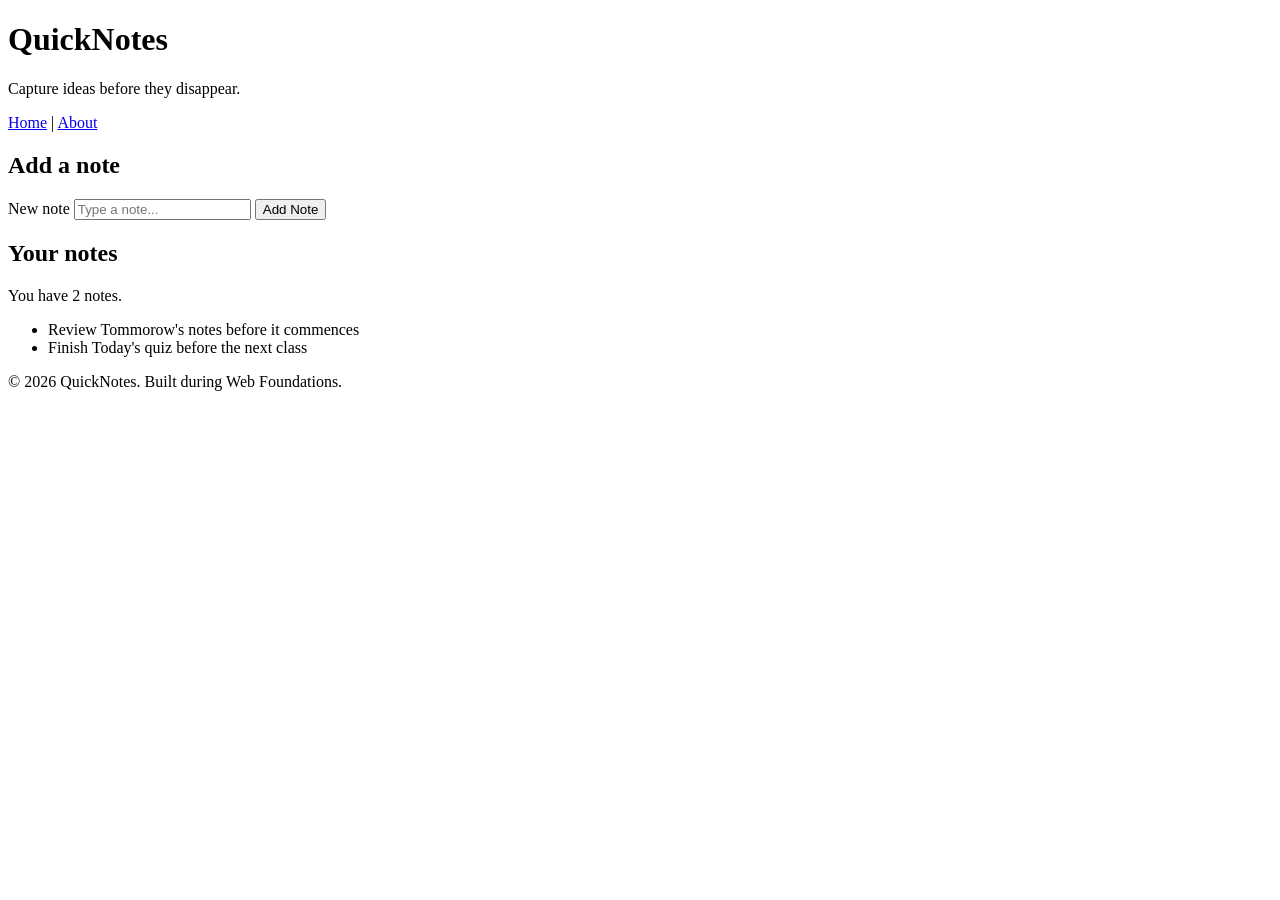
<file: day1/index.html>
<!DOCTYPE html>
<html lang="en">
  <head>
    <meta charset="UTF-8" />
    <meta name="viewport" content="width=device-width, initial-scale=1.0" />
    <title>QuickNotes - Home</title>
  </head>
  <body>
    <header>
      <h1>QuickNotes</h1>
      <p>Capture ideas before they disappear.</p>
      <nav>
        <a href="index.html">Home</a>
        <span class="divider">|</span>
        <a href="about.html">About</a>
      </nav>
    </header>
 
    <main>
      <section>
        <h2>Add a note</h2>
        <form id="note-form">
          <label for="note-input">New note</label>
          <input type="text" id="note-input" placeholder="Type a note..." required />
          <button type="submit">Add Note</button>
        </form>
      </section>
 
      <section>
        <h2>Your notes</h2>
        <p id="note-count">You have 2 notes.</p>
        <ul id="notes-list">
          <li>Review Tommorow's notes before it commences</li>
          <li>Finish Today's quiz before the next class</li>
        </ul>
      </section>
    </main>
 
    <footer>
      <p>&copy; 2026 QuickNotes. Built during Web Foundations.</p>
    </footer>
  </body>
</html>
</file>
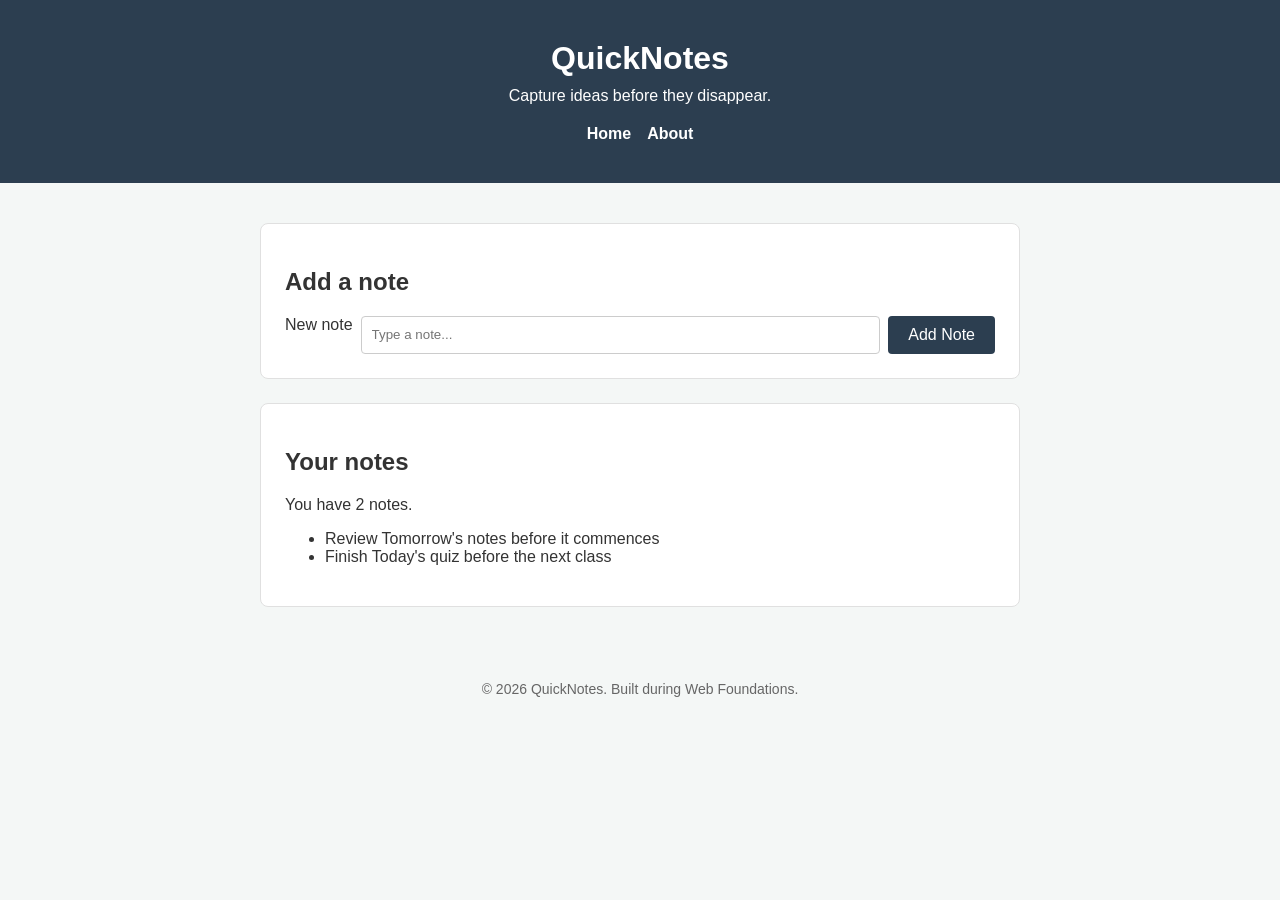
<file: day2/index.html>
<!DOCTYPE html>
<html lang="en">
  <head>
    <meta charset="UTF-8" />
    <meta name="viewport" content="width=device-width, initial-scale=1.0" />
    <title>QuickNotes - Home</title>
    <link rel="stylesheet" href="style.css" />
  </head>
  <body>
    <header>
      <h1>QuickNotes</h1>
      <p>Capture ideas before they disappear.</p>
      <nav>
        <a href="index.html">Home</a>
        <a href="about.html">About</a>
      </nav>
    </header>

    <main>
      <section>
        <h2>Add a note</h2>
        <form id="note-form">
          <label for="note-input" class="visually-hidden">New note</label>
          <input type="text" id="note-input" placeholder="Type a note..." required />
          <button type="submit">Add Note</button>
        </form>
      </section>

      <section>
        <h2>Your notes</h2>
        <p id="note-count">You have 2 notes.</p>
        <ul id="notes-list">
          <li>Review Tomorrow's notes before it commences</li>
          <li>Finish Today's quiz before the next class</li>
        </ul>
      </section>
    </main>

    <footer>
      <p>&copy; 2026 QuickNotes. Built during Web Foundations.</p>
    </footer>
  </body>
</html>
</file>
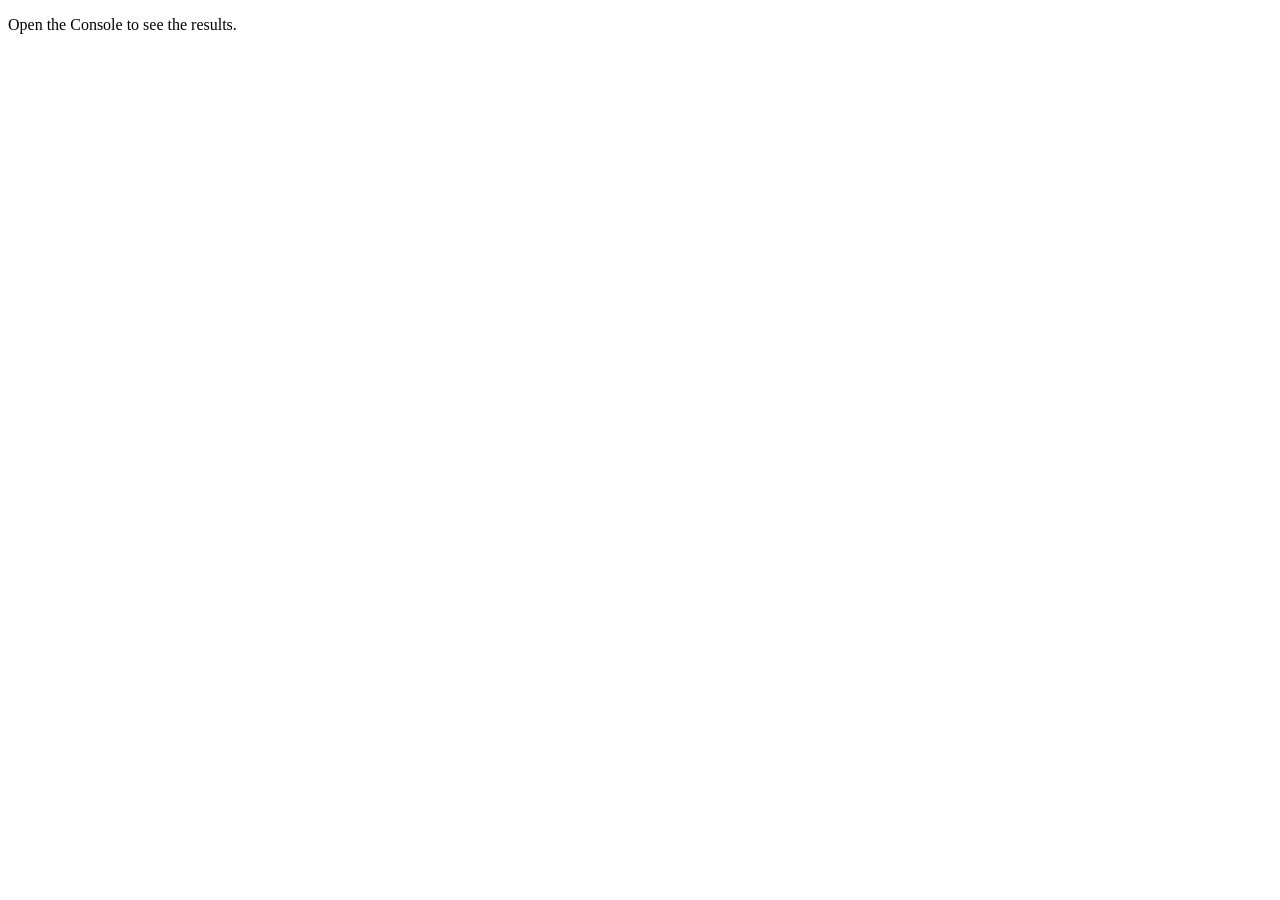
<file: day3/index.html>
<!DOCTYPE html>
<html lang="en">
<head>
  <meta charset="UTF-8">
  <meta name="viewport" content="width=device-width, initial-scale=1.0">
  <title>Notes Toolkit</title>
  <script src="script.js" defer></script>
</head>
<body>
  <p>Open the Console to see the results.</p>
</body>
</html>
</file>
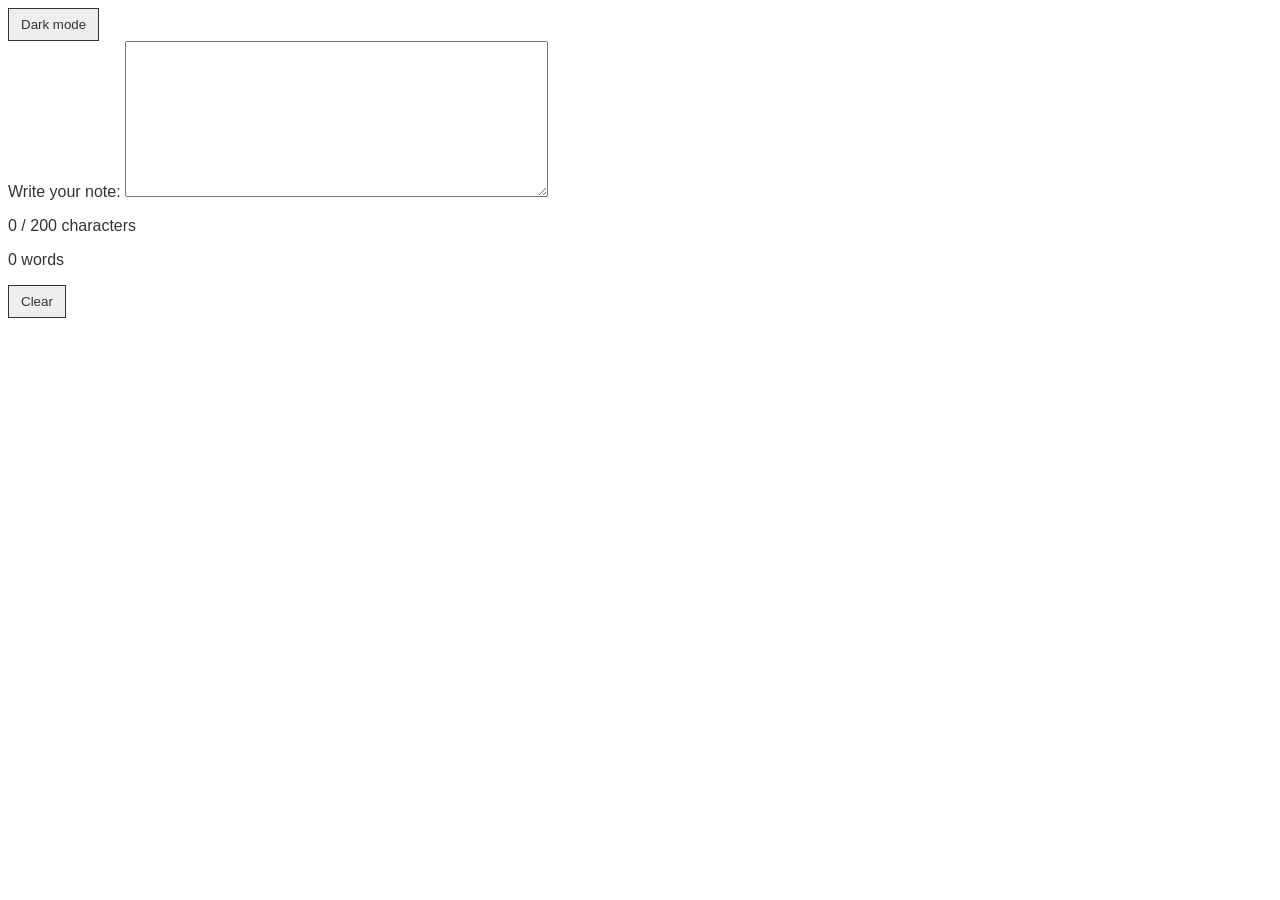
<file: day4/index.html>
<!DOCTYPE html>
<html lang="en">
<head>
  <meta charset="UTF-8">
  <meta name="viewport" content="width=device-width, initial-scale=1.0">
  <title>Live Character Counter</title>
  <link rel="stylesheet" href="style.css">
  <script src="script.js" defer></script>
</head>
<body>
  <header>
    <button id="theme-toggle">Dark mode</button>
  </header>
  
  <main>
    <label for="note-text">Write your note:</label>
    <textarea id="note-text" rows="10" cols="50"></textarea>
    
    <p id="char-count">0 / 200 characters</p>
    <p id="word-count">0 words</p>
    
    <button id="clear-btn">Clear</button>
  </main>
</body>
</html>
</file>
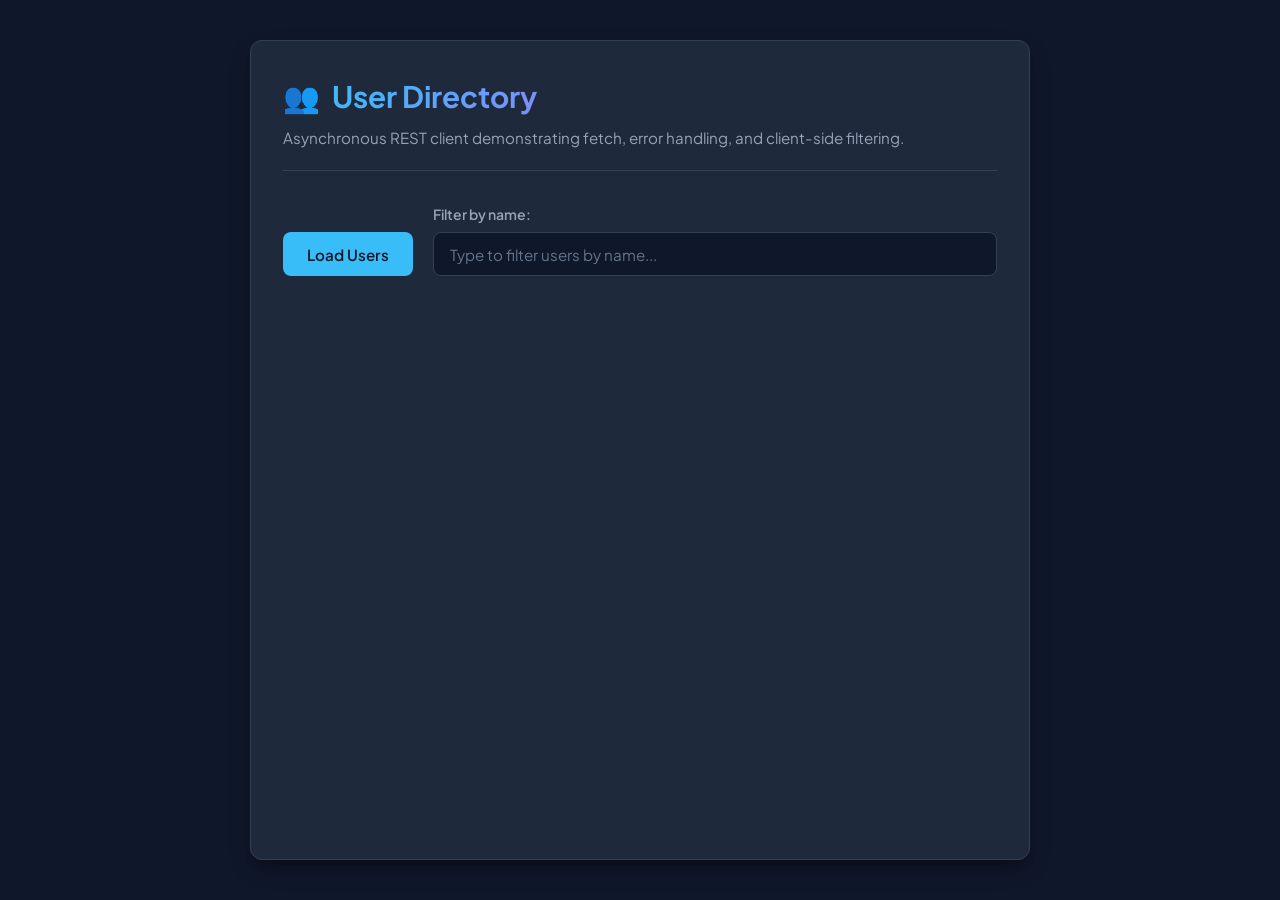
<file: day5/index.html>
<!DOCTYPE html>
<html lang="en">
<head>
  <meta charset="UTF-8">
  <meta name="viewport" content="width=device-width, initial-scale=1.0">
  <title>Day 5: User Directory & REST Client</title>
  <link rel="preconnect" href="https://fonts.googleapis.com">
  <link rel="preconnect" href="https://fonts.gstatic.com" crossorigin>
  <link href="https://fonts.googleapis.com/css2?family=Plus+Jakarta+Sans:wght@400;500;600;700&display=swap" rel="stylesheet">
  <script src="users.js" defer></script>
  <style>
    :root {
      --bg-color: #0f172a;
      --card-bg: #1e293b;
      --card-border: #334155;
      --primary: #38bdf8;
      --primary-hover: #0284c7;
      --primary-focus: rgba(56, 189, 248, 0.25);
      --text-main: #f8fafc;
      --text-muted: #94a3b8;
      --text-accent: #38bdf8;
      --success-bg: rgba(16, 185, 129, 0.15);
      --success-text: #34d399;
      --error-bg: rgba(239, 68, 68, 0.15);
      --error-text: #f87171;
      --loading-bg: rgba(56, 189, 248, 0.15);
      --loading-text: #38bdf8;
      --radius: 12px;
      --shadow: 0 10px 25px -5px rgba(0, 0, 0, 0.3), 0 8px 10px -6px rgba(0, 0, 0, 0.3);
    }

    * {
      box-sizing: border-box;
      margin: 0;
      padding: 0;
    }

    body {
      font-family: 'Plus Jakarta Sans', system-ui, -apple-system, BlinkMacSystemFont, 'Segoe UI', Roboto, sans-serif;
      background-color: var(--bg-color);
      color: var(--text-main);
      min-height: 100vh;
      padding: 2.5rem 1.25rem;
      display: flex;
      justify-content: center;
      line-height: 1.6;
    }

    .container {
      width: 100%;
      max-width: 780px;
      background-color: var(--card-bg);
      border: 1px solid var(--card-border);
      border-radius: var(--radius);
      padding: 2rem;
      box-shadow: var(--shadow);
    }

    header {
      margin-bottom: 2rem;
      border-bottom: 1px solid var(--card-border);
      padding-bottom: 1.25rem;
    }

    h1 {
      font-size: 1.85rem;
      font-weight: 700;
      color: var(--text-main);
      display: flex;
      align-items: center;
      gap: 0.75rem;
    }

    h1 span {
      background: linear-gradient(135deg, #38bdf8, #818cf8);
      -webkit-background-clip: text;
      -webkit-text-fill-color: transparent;
    }

    .subtitle {
      color: var(--text-muted);
      font-size: 0.95rem;
      margin-top: 0.35rem;
    }

    .controls-panel {
      display: grid;
      grid-template-columns: 1fr;
      gap: 1.25rem;
      margin-bottom: 1.5rem;
    }

    @media (min-width: 600px) {
      .controls-panel {
        grid-template-columns: auto 1fr;
        align-items: end;
      }
    }

    .btn-primary {
      background-color: var(--primary);
      color: #0f172a;
      border: none;
      font-family: inherit;
      font-size: 0.95rem;
      font-weight: 600;
      padding: 0.75rem 1.5rem;
      border-radius: 8px;
      cursor: pointer;
      transition: all 0.2s ease-in-out;
      display: inline-flex;
      align-items: center;
      justify-content: center;
      gap: 0.5rem;
      white-space: nowrap;
      height: 44px;
    }

    .btn-primary:hover:not(:disabled) {
      background-color: #7dd3fc;
      transform: translateY(-1px);
    }

    .btn-primary:active:not(:disabled) {
      transform: translateY(0);
    }

    .btn-primary:disabled {
      opacity: 0.6;
      cursor: not-allowed;
      filter: grayscale(30%);
    }

    .input-group {
      display: flex;
      flex-direction: column;
      gap: 0.4rem;
    }

    label {
      font-size: 0.875rem;
      font-weight: 600;
      color: var(--text-muted);
    }

    input[type="text"] {
      width: 100%;
      height: 44px;
      background-color: #0f172a;
      border: 1px solid var(--card-border);
      color: var(--text-main);
      padding: 0.65rem 1rem;
      border-radius: 8px;
      font-family: inherit;
      font-size: 0.95rem;
      transition: border-color 0.2s, box-shadow 0.2s;
    }

    input[type="text"]:focus {
      outline: none;
      border-color: var(--primary);
      box-shadow: 0 0 0 3px var(--primary-focus);
    }

    input[type="text"]::placeholder {
      color: #64748b;
    }

    #status {
      min-height: 2.25rem;
      font-size: 0.9rem;
      font-weight: 500;
      padding: 0.5rem 0.85rem;
      border-radius: 6px;
      margin-bottom: 1.25rem;
      display: none;
      align-items: center;
      gap: 0.5rem;
      transition: all 0.2s ease;
    }

    #status.visible {
      display: flex;
    }

    #status.status-loading {
      background-color: var(--loading-bg);
      color: var(--loading-text);
      border: 1px solid rgba(56, 189, 248, 0.3);
    }

    #status.status-success {
      background-color: var(--success-bg);
      color: var(--success-text);
      border: 1px solid rgba(52, 211, 153, 0.3);
    }

    #status.status-error {
      background-color: var(--error-bg);
      color: var(--error-text);
      border: 1px solid rgba(248, 113, 113, 0.3);
    }

    #users-list {
      list-style: none;
      display: flex;
      flex-direction: column;
      gap: 0.85rem;
    }

    .user-card {
      background-color: #151f30;
      border: 1px solid var(--card-border);
      border-radius: 10px;
      padding: 1.15rem 1.25rem;
      transition: transform 0.2s ease, border-color 0.2s ease, box-shadow 0.2s ease;
    }

    .user-card:hover {
      border-color: #475569;
      transform: translateY(-2px);
      box-shadow: 0 4px 12px rgba(0, 0, 0, 0.25);
    }

    .user-name {
      font-size: 1.1rem;
      font-weight: 700;
      color: var(--text-main);
      margin-bottom: 0.35rem;
    }

    .user-details {
      display: flex;
      flex-wrap: wrap;
      gap: 0.75rem 1.5rem;
      font-size: 0.875rem;
      color: var(--text-muted);
    }

    .detail-item {
      display: inline-flex;
      align-items: center;
      gap: 0.4rem;
    }

    .detail-label {
      color: #64748b;
      font-weight: 500;
    }

    .detail-value {
      color: #cbd5e1;
    }

    .empty-state {
      background-color: #151f30;
      border: 1px dashed var(--card-border);
      border-radius: 10px;
      padding: 2.5rem 1.5rem;
      text-align: center;
      color: var(--text-muted);
      font-size: 0.95rem;
    }
  </style>
</head>
<body>
  <main class="container">
    <header>
      <h1>👥 <span>User Directory</span></h1>
      <p class="subtitle">Asynchronous REST client demonstrating fetch, error handling, and client-side filtering.</p>
    </header>

    <section class="controls-panel">
      <div>
        <button id="load-users" class="btn-primary">Load Users</button>
      </div>

      <div class="input-group">
        <label for="filter-input">Filter by name:</label>
        <input type="text" id="filter-input" placeholder="Type to filter users by name...">
      </div>
    </section>

    <p id="status" role="status" aria-live="polite"></p>

    <ul id="users-list" aria-label="Users Directory"></ul>
  </main>
</body>
</html>
</file>
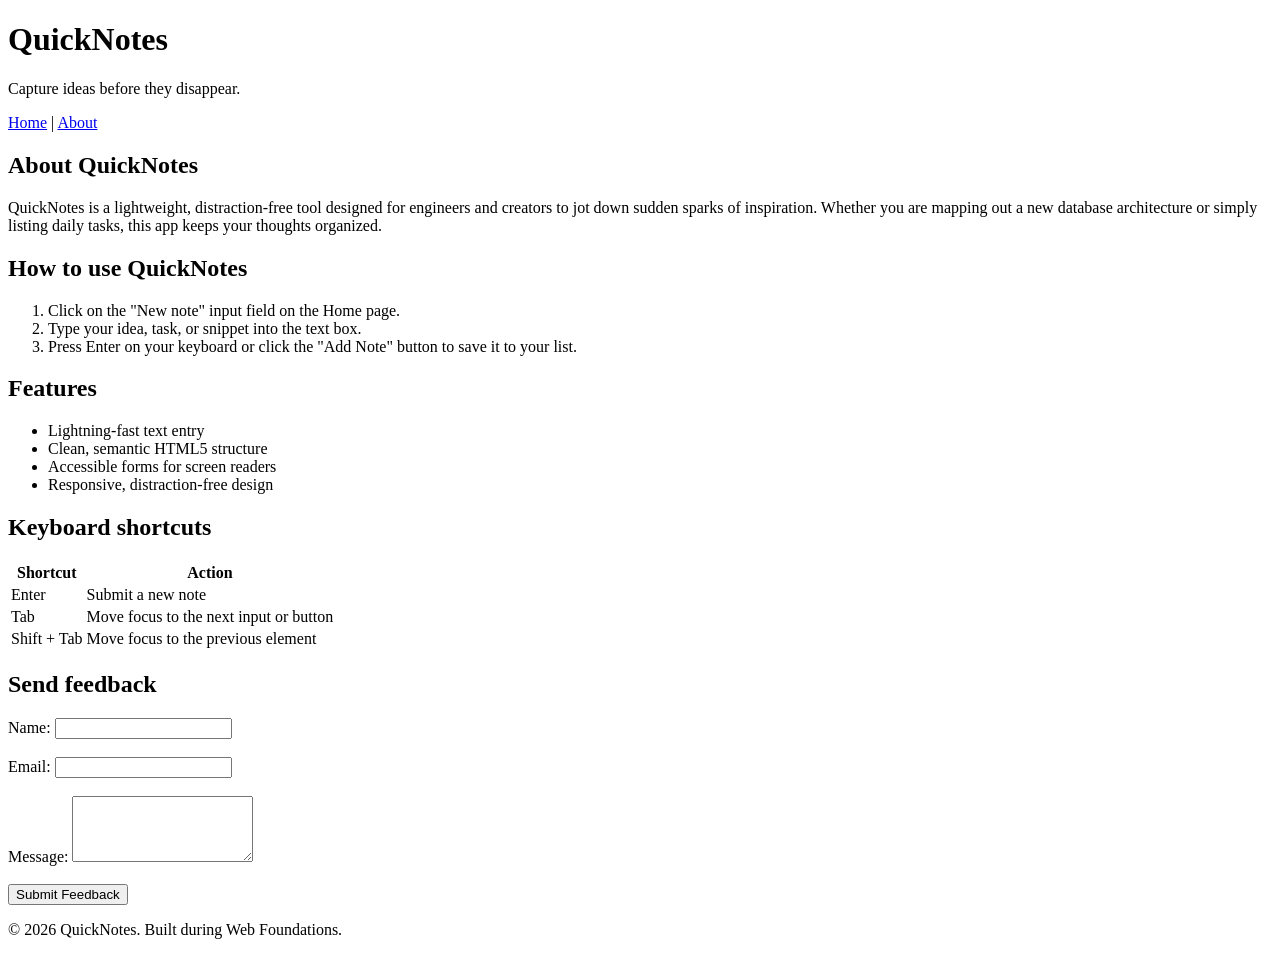
<file: day1/about.html>
<!DOCTYPE html>
<html lang="en">
  <head>
    <meta charset="UTF-8" />
    <meta name="viewport" content="width=device-width, initial-scale=1.0" />
    <title>QuickNotes - About</title>
  </head>
  <body>
    <header>
      <h1>QuickNotes</h1>
      <p>Capture ideas before they disappear.</p>
      <nav>
        <a href="index.html">Home</a>
       <span class="divider">|</span>
        <a href="about.html">About</a>
      </nav>
    </header>

    <main>
      <h2>About QuickNotes</h2>
      <p>QuickNotes is a lightweight, distraction-free tool designed for engineers and creators to jot down sudden sparks of inspiration. Whether you are mapping out a new database architecture or simply listing daily tasks, this app keeps your thoughts organized.</p>
      
      <section>
        <h2>How to use QuickNotes</h2>
        <ol>
          <li>Click on the "New note" input field on the Home page.</li>
          <li>Type your idea, task, or snippet into the text box.</li>
          <li>Press Enter on your keyboard or click the "Add Note" button to save it to your list.</li>
        </ol>
      </section>

      <section>
        <h2>Features</h2>
        <ul>
          <li>Lightning-fast text entry</li>
          <li>Clean, semantic HTML5 structure</li>
          <li>Accessible forms for screen readers</li>
          <li>Responsive, distraction-free design</li>
        </ul>
      </section>

      <section>
        <h2>Keyboard shortcuts</h2>
        <table>
          <thead>
            <tr>
              <th>Shortcut</th>
              <th>Action</th>
            </tr>
          </thead>
          <tbody>
            <tr>
              <td>Enter</td>
              <td>Submit a new note</td>
            </tr>
            <tr>
              <td>Tab</td>
              <td>Move focus to the next input or button</td>
            </tr>
            <tr>
              <td>Shift + Tab</td>
              <td>Move focus to the previous element</td>
            </tr>
          </tbody>
        </table>
      </section>

      <section>
        <h2>Send feedback</h2>
        <form id="feedback-form">
          <div>
            <label for="name">Name:</label>
            <input type="text" id="name" name="name" required />
          </div>
          <br />
          <div>
            <label for="email">Email:</label>
            <input type="email" id="email" name="email" required />
          </div>
          <br />
          <div>
            <label for="message">Message:</label>
            <textarea id="message" name="message" rows="4" required></textarea>
          </div>
          <br />
          <button type="submit">Submit Feedback</button>
        </form>
      </section>
    </main>

    <footer>
      <p>&copy; 2026 QuickNotes. Built during Web Foundations.</p>
    </footer>
  </body>
</html>
</file>
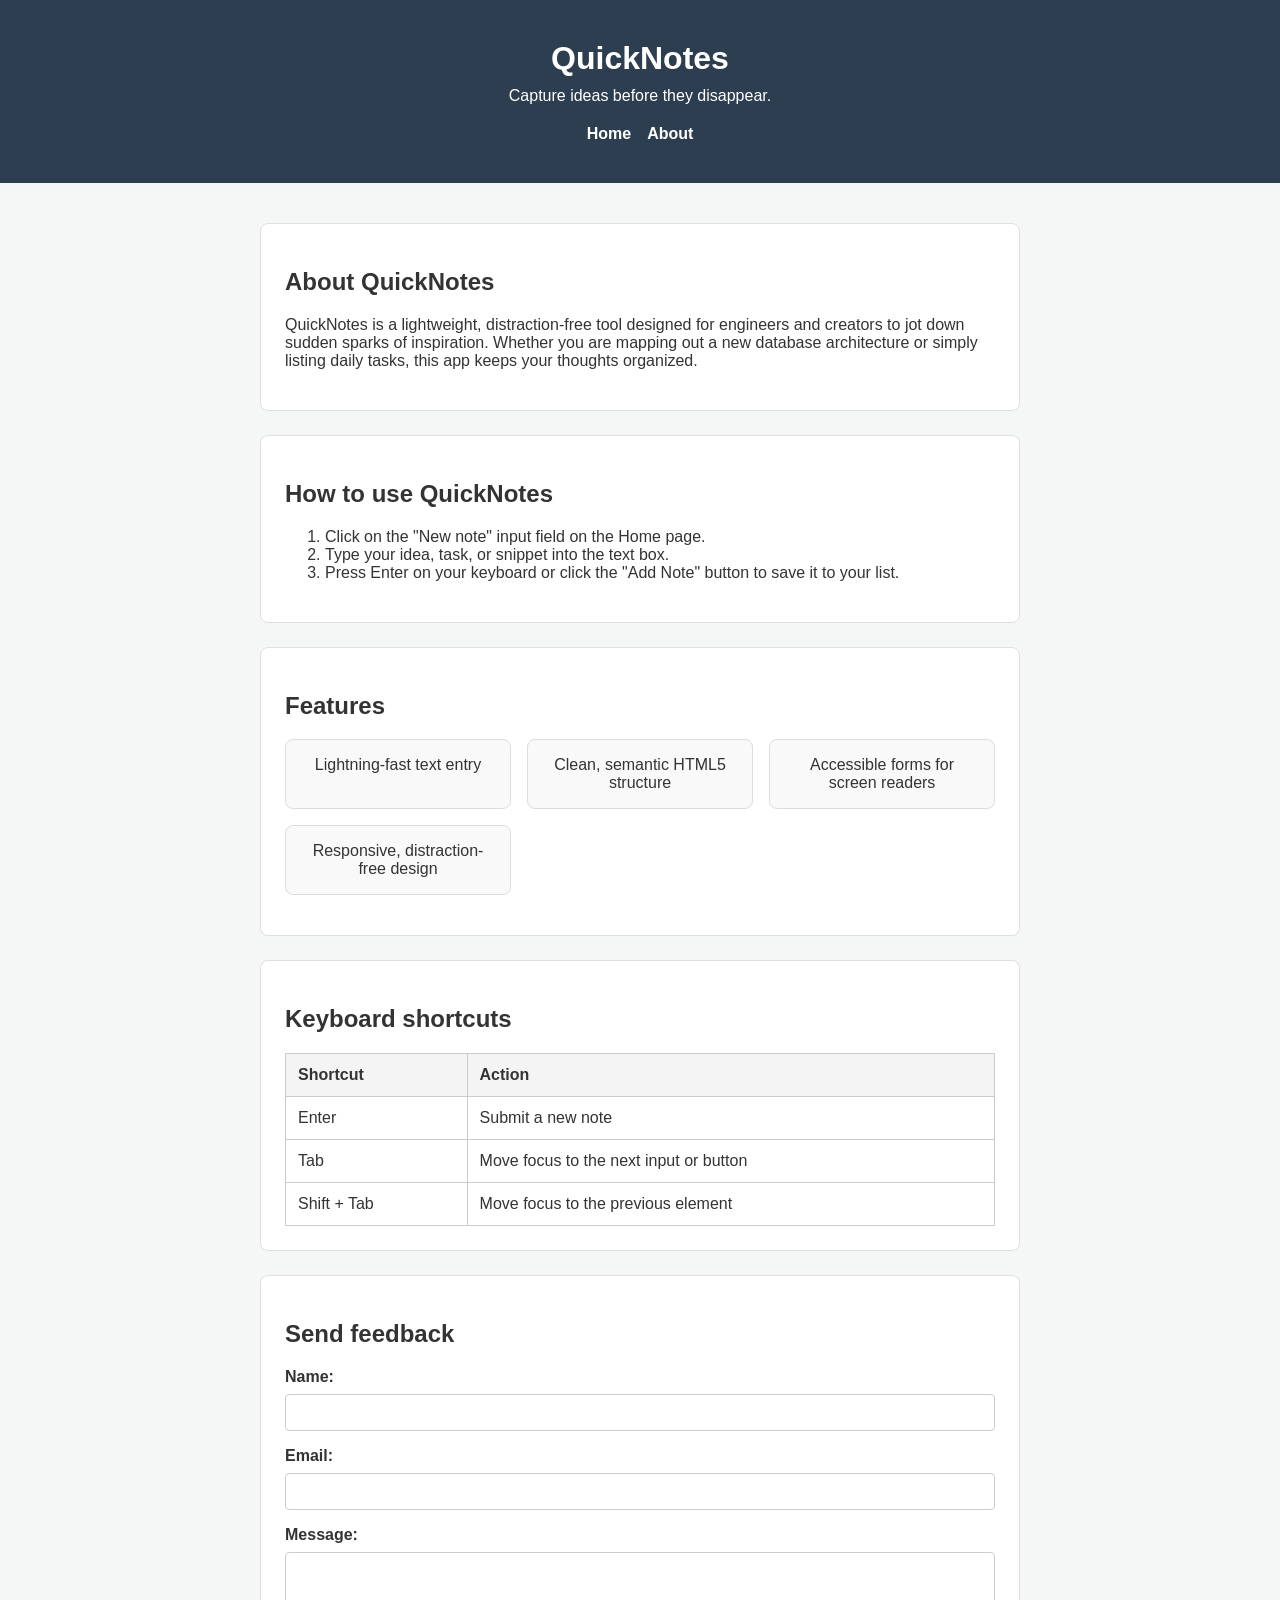
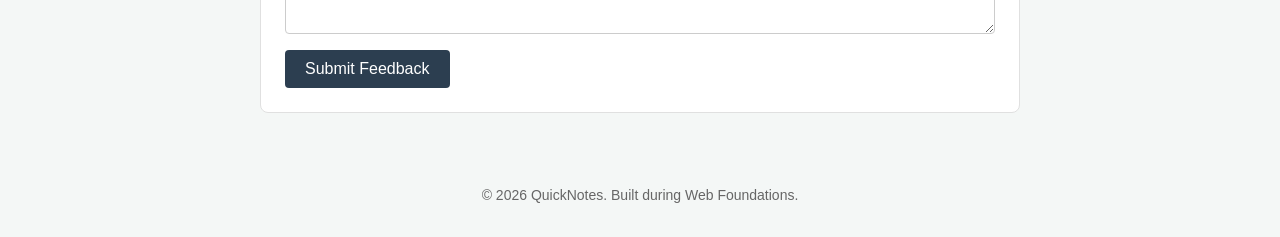
<file: day2/about.html>
<!DOCTYPE html>
<html lang="en">
  <head>
    <meta charset="UTF-8" />
    <meta name="viewport" content="width=device-width, initial-scale=1.0" />
    <title>QuickNotes - About</title>
    <link rel="stylesheet" href="style.css" />
  </head>
  <body>
    <header>
      <h1>QuickNotes</h1>
      <p>Capture ideas before they disappear.</p>
      <nav>
        <a href="index.html">Home</a>
        <a href="about.html">About</a>
      </nav>
    </header>

    <main>
      <section>
        <h2>About QuickNotes</h2>
        <p>QuickNotes is a lightweight, distraction-free tool designed for engineers and creators to jot down sudden sparks of inspiration. Whether you are mapping out a new database architecture or simply listing daily tasks, this app keeps your thoughts organized.</p>
      </section>

      <section>
        <h2>How to use QuickNotes</h2>
        <ol>
          <li>Click on the "New note" input field on the Home page.</li>
          <li>Type your idea, task, or snippet into the text box.</li>
          <li>Press Enter on your keyboard or click the "Add Note" button to save it to your list.</li>
        </ol>
      </section>

      <section>
        <h2>Features</h2>
        <ul class="features">
          <li>Lightning-fast text entry</li>
          <li>Clean, semantic HTML5 structure</li>
          <li>Accessible forms for screen readers</li>
          <li>Responsive, distraction-free design</li>
        </ul>
      </section>

      <section>
        <h2>Keyboard shortcuts</h2>
        <table>
          <thead>
            <tr>
              <th>Shortcut</th>
              <th>Action</th>
            </tr>
          </thead>
          <tbody>
            <tr>
              <td>Enter</td>
              <td>Submit a new note</td>
            </tr>
            <tr>
              <td>Tab</td>
              <td>Move focus to the next input or button</td>
            </tr>
            <tr>
              <td>Shift + Tab</td>
              <td>Move focus to the previous element</td>
            </tr>
          </tbody>
        </table>
      </section>

      <section>
        <h2>Send feedback</h2>
        <form id="feedback-form">
          <div class="form-group">
            <label for="name">Name:</label>
            <input type="text" id="name" name="name" required />
          </div>
          <div class="form-group">
            <label for="email">Email:</label>
            <input type="email" id="email" name="email" required />
          </div>
          <div class="form-group">
            <label for="message">Message:</label>
            <textarea id="message" name="message" rows="4" required></textarea>
          </div>
          <button type="submit">Submit Feedback</button>
        </form>
      </section>
    </main>

    <footer>
      <p>&copy; 2026 QuickNotes. Built during Web Foundations.</p>
    </footer>
  </body>
</html>
</file>
<file: day2/style.css>
/* Box-sizing reset */
*,
*::before,
*::after {
  box-sizing: border-box;
}

/* Base Body Styles */
body {
  font-family: "Segoe UI", Arial, sans-serif;
  background-color: #f4f7f6;
  color: #333;
  margin: 0;
  padding: 0;
}

/* Header Styles */
header {
  background-color: #2c3e50;
  color: white;
  padding: 40px 20px;
  text-align: center;
}

header h1 {
  margin: 0 0 10px 0;
}

header p {
  margin: 0;
}

/* Navigation - Flexbox */
nav {
  display: flex;
  justify-content: center;
  gap: 16px;
  margin-top: 20px;
}

nav a {
  color: white;
  text-decoration: none;
  font-weight: bold;
  transition: color 0.3s ease;
}

nav a:hover {
  color: #1abc9c;
}

/* Main Layout */
main {
  max-width: 800px;
  margin: 40px auto;
  padding: 0 20px;
}

/* Section Cards */
section {
  background-color: white;
  padding: 24px;
  margin-bottom: 24px;
  border-radius: 8px;
  border: 1px solid #e0e0e0;
}

/* Features List - CSS Grid */
.features {
  display: grid;
  grid-template-columns: repeat(auto-fit, minmax(180px, 1fr));
  gap: 16px;
  list-style: none;
  padding: 0;
}

.features li {
  background-color: #f9f9f9;
  border: 1px solid #ddd;
  border-radius: 8px;
  padding: 16px;
  text-align: center;
}

/* Table Styles */
table {
  width: 100%;
  border-collapse: collapse;
  margin-top: 16px;
}

th, td {
  border: 1px solid #ccc;
  padding: 12px;
  text-align: left;
}

th {
  background-color: #f4f4f4;
}

/* Form Styles */
#note-form {
  display: flex;
  gap: 8px;
}

#note-input {
  flex: 1;
  padding: 10px;
  border: 1px solid #ccc;
  border-radius: 4px;
}

.form-group {
  display: flex;
  flex-direction: column;
  margin-bottom: 16px;
}

.form-group label {
  margin-bottom: 8px;
  font-weight: bold;
}

.form-group input,
.form-group textarea {
  width: 100%;
  padding: 10px;
  border: 1px solid #ccc;
  border-radius: 4px;
}

/* Buttons */
button {
  padding: 10px 20px;
  background-color: #2c3e50;
  color: white;
  border: none;
  border-radius: 4px;
  cursor: pointer;
  font-size: 16px;
  transition: background-color 0.3s ease;
}

button:hover {
  background-color: #1abc9c;
}

/* Footer */
footer {
  text-align: center;
  padding: 20px;
  font-size: 14px;
  color: #666;
}

/* Media Query for Small Screens */
@media (max-width: 600px) {
  header {
    padding: 20px 10px;
  }

  header h1 {
    font-size: 24px;
  }

  #note-form {
    flex-direction: column;
  }
}
</file>
<file: day4/style.css>
:root {
  --bg-color: #ffffff;
  --text-color: #333333;
  --button-bg: #eeeeee;
}

body.dark {
  --bg-color: #1a1a1a;
  --text-color: #f0f0f0;
  --button-bg: #444444;
}

body {
  background-color: var(--bg-color);
  color: var(--text-color);
  font-family: sans-serif;
  transition: background-color 0.3s, color 0.3s;
}

button {
  background-color: var(--button-bg);
  color: var(--text-color);
  border: 1px solid var(--text-color);
  padding: 8px 12px;
  cursor: pointer;
}

/* Character counter limit classes */
.warning {
  color: orange;
}

.over {
  color: red;
  font-weight: bold;
}
</file>
